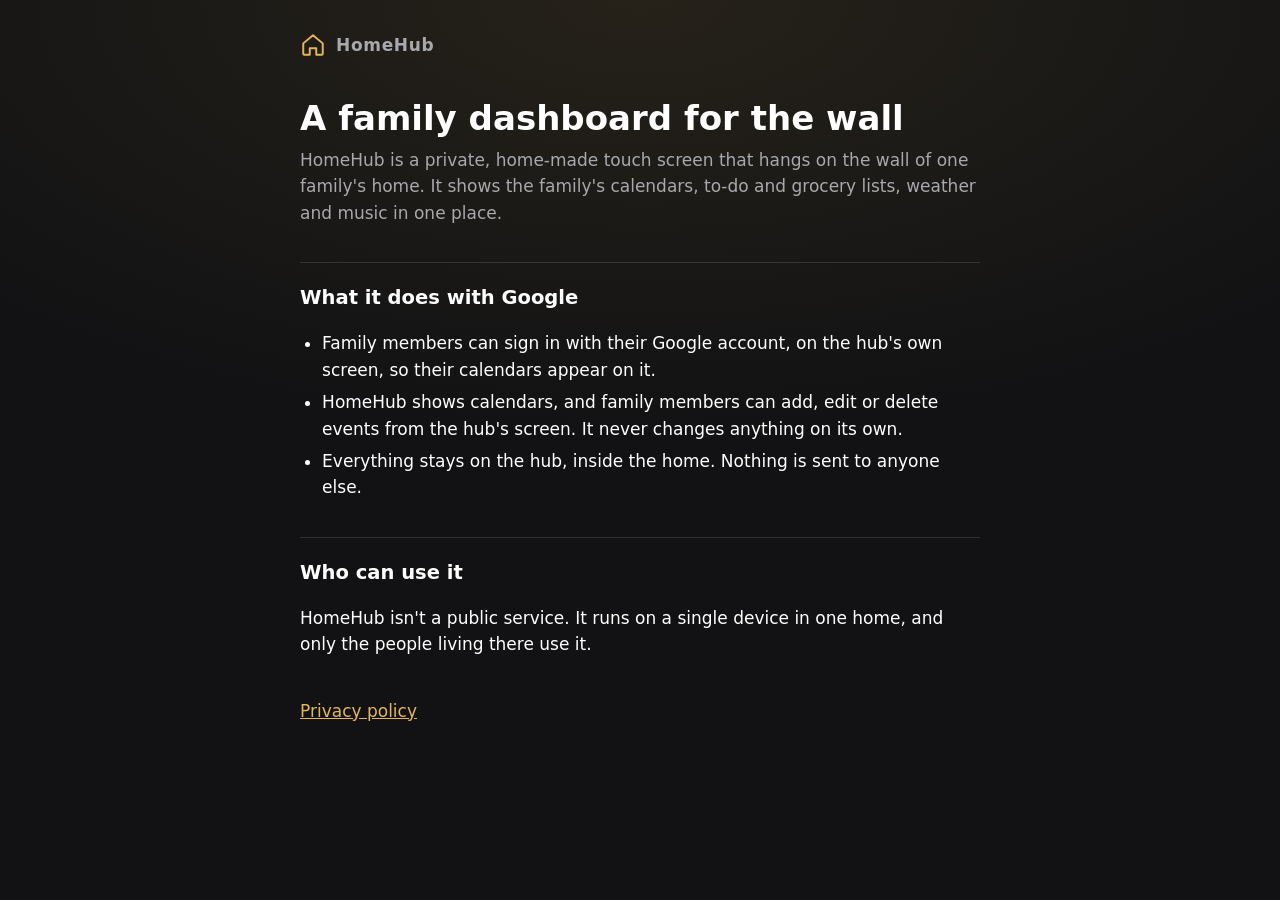
<file: index.html>
<!DOCTYPE html>
<html lang="en">
<head>
  <meta charset="UTF-8">
  <meta name="viewport" content="width=device-width, initial-scale=1">
  <title>HomeHub</title>
  <link rel="stylesheet" href="style.css">
</head>
<body>
  <main>
    <p class="brand">
      <svg viewBox="0 0 24 24" aria-hidden="true"><path d="M3 10.5 12 3l9 7.5V20a1 1 0 0 1-1 1h-5v-6H9v6H4a1 1 0 0 1-1-1z" fill="none" stroke="currentColor" stroke-width="1.8" stroke-linejoin="round"/></svg>
      HomeHub
    </p>
    <h1>A family dashboard for the wall</h1>
    <p class="lead">HomeHub is a private, home-made touch screen that hangs on the wall of one family's home. It shows the family's calendars, to-do and grocery lists, weather and music in one place.</p>

    <h2>What it does with Google</h2>
    <ul>
      <li>Family members can sign in with their Google account, on the hub's own screen, so their calendars appear on it.</li>
      <li>HomeHub shows calendars, and family members can add, edit or delete events from the hub's screen. It never changes anything on its own.</li>
      <li>Everything stays on the hub, inside the home. Nothing is sent to anyone else.</li>
    </ul>

    <h2>Who can use it</h2>
    <p>HomeHub isn't a public service. It runs on a single device in one home, and only the people living there use it.</p>

    <p class="links"><a href="privacy.html">Privacy policy</a></p>
  </main>
</body>
</html>
</file>
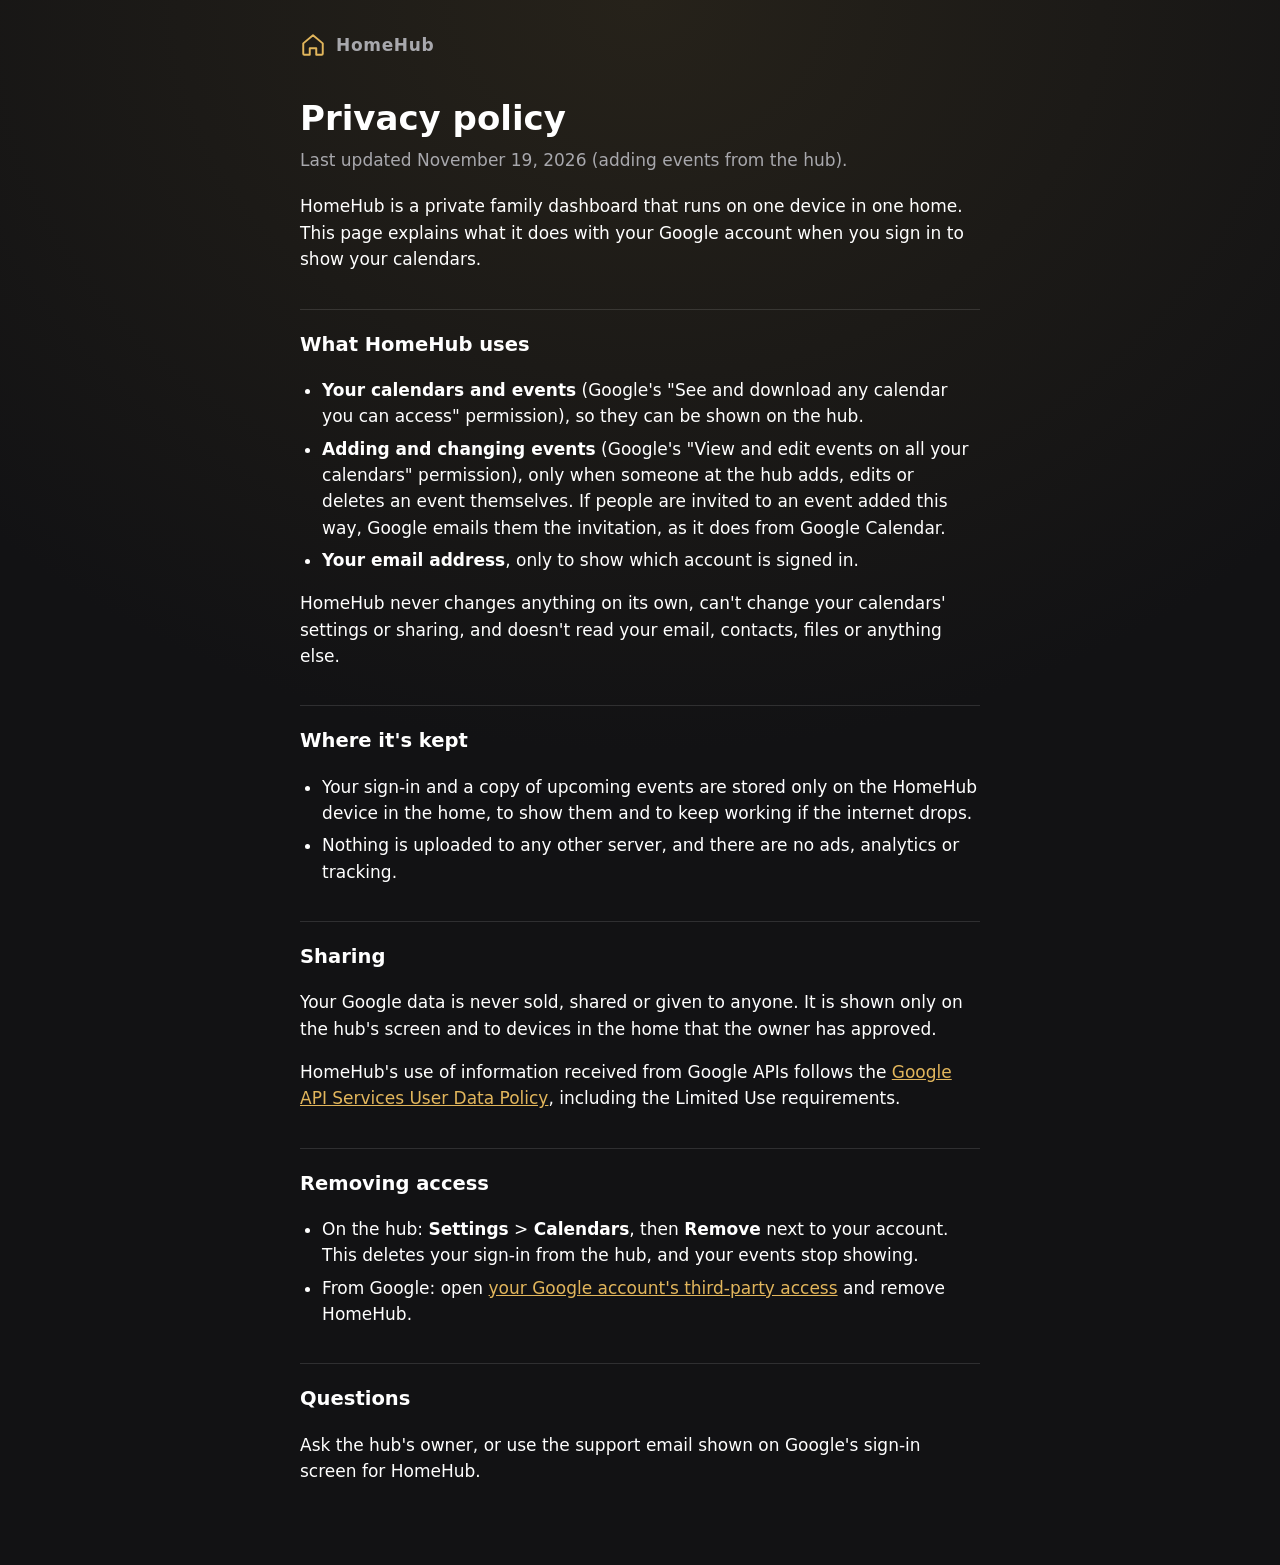
<file: privacy.html>
<!DOCTYPE html>
<html lang="en">
<head>
  <meta charset="UTF-8">
  <meta name="viewport" content="width=device-width, initial-scale=1">
  <title>HomeHub privacy policy</title>
  <link rel="stylesheet" href="style.css">
</head>
<body>
  <main>
    <p class="brand">
      <svg viewBox="0 0 24 24" aria-hidden="true"><path d="M3 10.5 12 3l9 7.5V20a1 1 0 0 1-1 1h-5v-6H9v6H4a1 1 0 0 1-1-1z" fill="none" stroke="currentColor" stroke-width="1.8" stroke-linejoin="round"/></svg>
      <a href="./">HomeHub</a>
    </p>
    <h1>Privacy policy</h1>
    <p class="lead">Last updated November 19, 2026 (adding events from the hub).</p>
    <p>HomeHub is a private family dashboard that runs on one device in one home. This page explains what it does with your Google account when you sign in to show your calendars.</p>

    <h2>What HomeHub uses</h2>
    <ul>
      <li><b>Your calendars and events</b> (Google's "See and download any calendar you can access" permission), so they can be shown on the hub.</li>
      <li><b>Adding and changing events</b> (Google's "View and edit events on all your calendars" permission), only when someone at the hub adds, edits or deletes an event themselves. If people are invited to an event added this way, Google emails them the invitation, as it does from Google Calendar.</li>
      <li><b>Your email address</b>, only to show which account is signed in.</li>
    </ul>
    <p>HomeHub never changes anything on its own, can't change your calendars' settings or sharing, and doesn't read your email, contacts, files or anything else.</p>

    <h2>Where it's kept</h2>
    <ul>
      <li>Your sign-in and a copy of upcoming events are stored only on the HomeHub device in the home, to show them and to keep working if the internet drops.</li>
      <li>Nothing is uploaded to any other server, and there are no ads, analytics or tracking.</li>
    </ul>

    <h2>Sharing</h2>
    <p>Your Google data is never sold, shared or given to anyone. It is shown only on the hub's screen and to devices in the home that the owner has approved.</p>
    <p>HomeHub's use of information received from Google APIs follows the <a href="https://developers.google.com/terms/api-services-user-data-policy">Google API Services User Data Policy</a>, including the Limited Use requirements.</p>

    <h2>Removing access</h2>
    <ul>
      <li>On the hub: <b>Settings</b> &gt; <b>Calendars</b>, then <b>Remove</b> next to your account. This deletes your sign-in from the hub, and your events stop showing.</li>
      <li>From Google: open <a href="https://myaccount.google.com/permissions">your Google account's third-party access</a> and remove HomeHub.</li>
    </ul>

    <h2>Questions</h2>
    <p>Ask the hub's owner, or use the support email shown on Google's sign-in screen for HomeHub.</p>
  </main>
</body>
</html>
</file>
<file: style.css>
/* The same dark look and gold as HomeHub */
:root {
  --text: #ffffff;
  --text-dim: #a8a8ad;
  --accent: #e2b65c;
  --line: rgba(255, 255, 255, 0.12);
}

body {
  margin: 0;
  min-height: 100vh;
  background: radial-gradient(120% 80% at 50% 0%, #26221a 0%, #121214 60%);
  color: var(--text);
  font-family: system-ui, -apple-system, "Segoe UI", Roboto, sans-serif;
  font-size: 17px;
  line-height: 1.55;
}

main {
  max-width: 680px;
  margin: 0 auto;
  padding: 32px 20px 64px;
}

.brand {
  display: flex;
  align-items: center;
  gap: 10px;
  margin: 0 0 40px;
  font-weight: 600;
  letter-spacing: 0.04em;
  color: var(--text-dim);
}
.brand svg {
  width: 26px;
  height: 26px;
  color: var(--accent);
}
.brand a {
  color: inherit;
  text-decoration: none;
}

h1 {
  margin: 0 0 8px;
  font-size: 2em;
  line-height: 1.2;
}
h2 {
  margin: 36px 0 8px;
  padding-top: 20px;
  border-top: 1px solid var(--line);
  font-size: 1.15em;
}
.lead {
  margin: 0 0 20px;
  color: var(--text-dim);
}
ul {
  padding-left: 1.3em;
}
li {
  margin: 6px 0;
}
a {
  color: var(--accent);
}
.links {
  margin-top: 40px;
}
</file>
